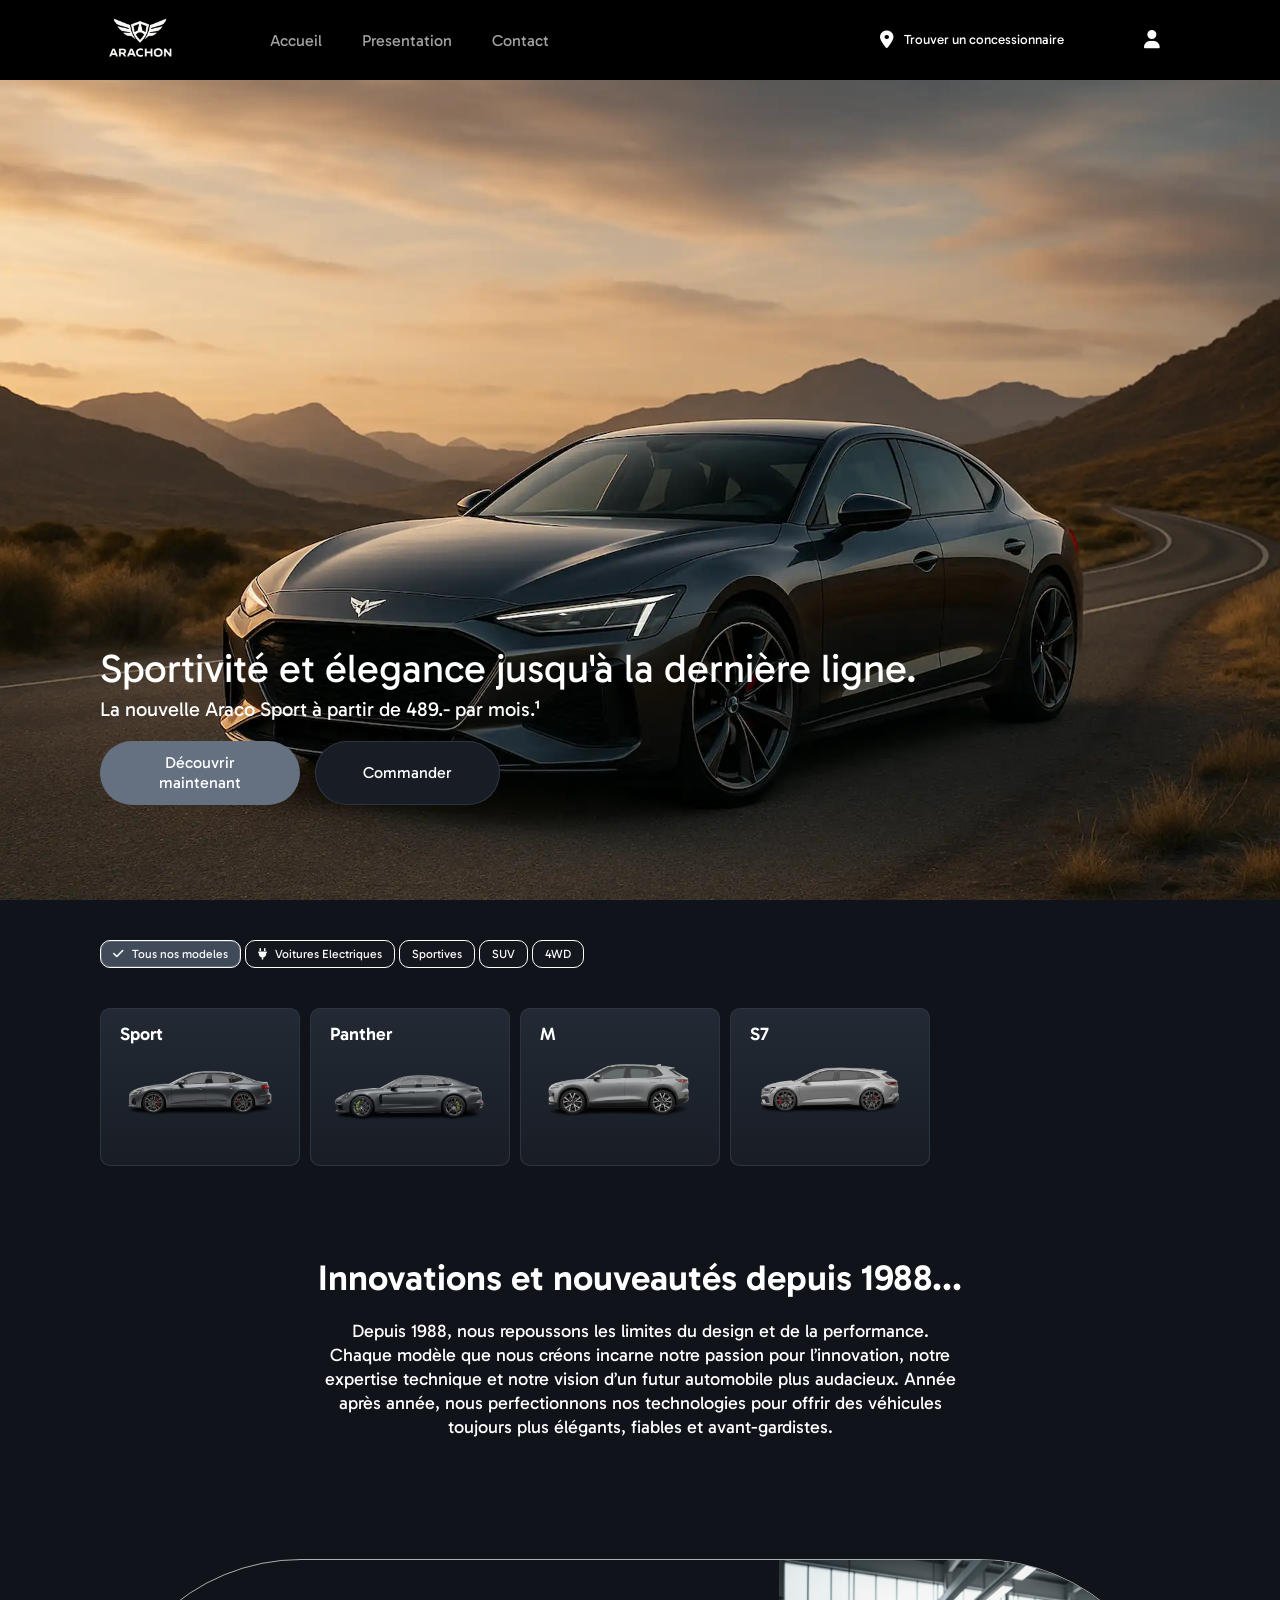
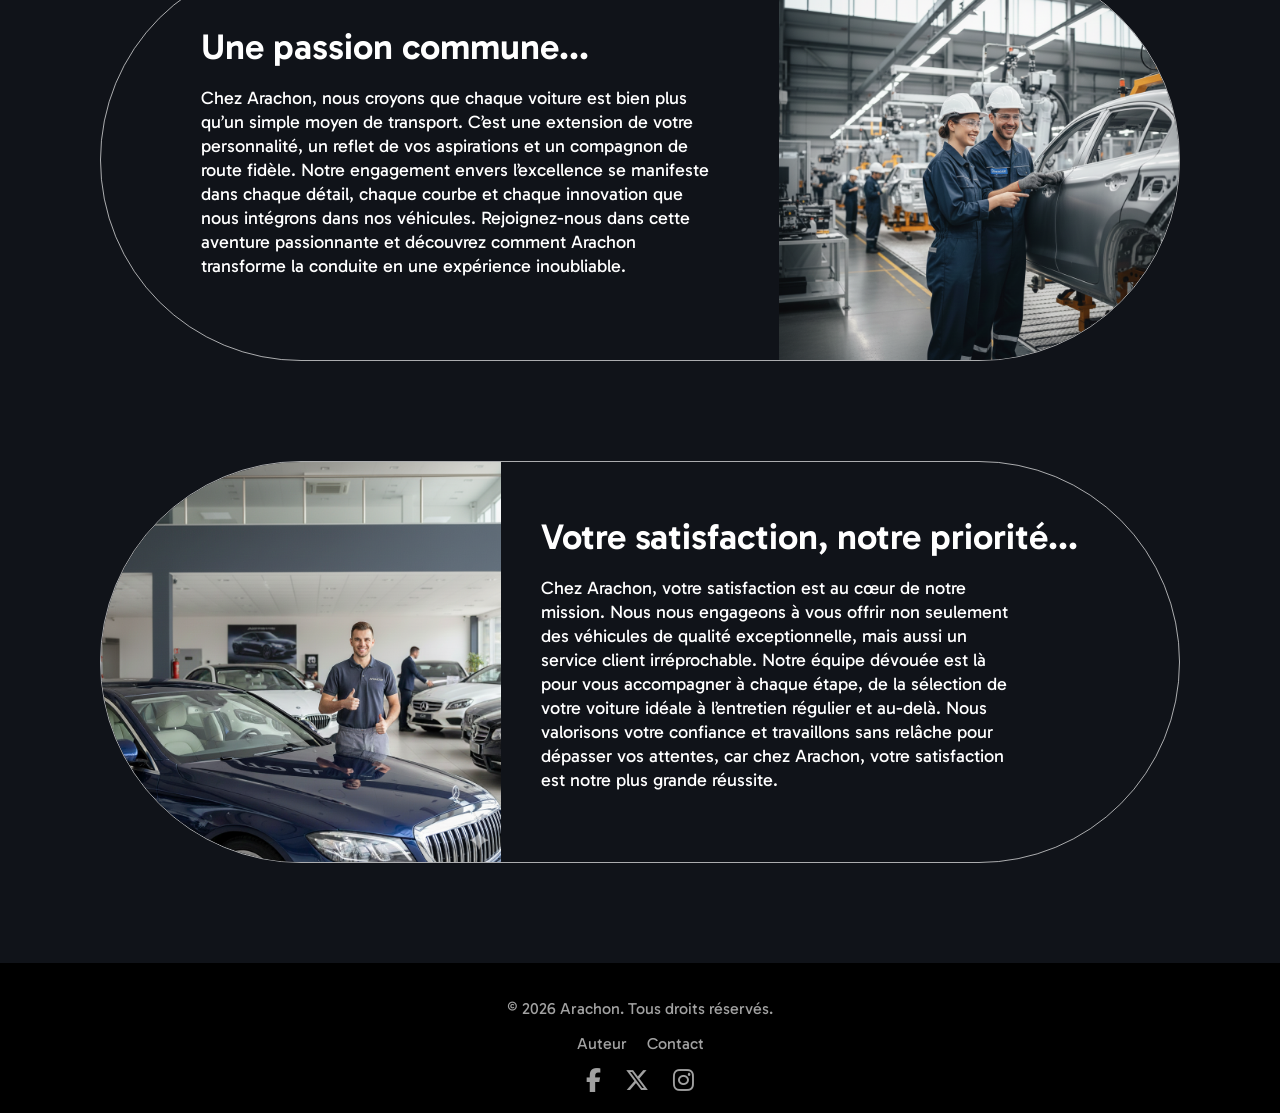
<file: index.html>
<!DOCTYPE html>
<html lang="fr">
	<head>
		<meta charset="UTF-8" />
		<meta name="viewport" content="width=device-width, initial-scale=1.0" />
		<link rel="stylesheet" href="medias/css/index.css" />
		<link rel="stylesheet" href="medias/css/main_params.css" />
		<link rel="preconnect" href="https://fonts.googleapis.com" />
		<link rel="preconnect" href="https://fonts.gstatic.com" crossorigin />
		<link
			href="https://fonts.googleapis.com/css2?family=Gabarito:wght@400;500;600;700&family=Gabarito+SemiCondensed:wght@400;500;600;700&family=Gabarito+Condensed:wght@400;500;600;700&display=swap"
			rel="stylesheet"
			media="print"
			onload="this.media='all'"
		/>
		<link
			rel="stylesheet"
			href="https://cdnjs.cloudflare.com/ajax/libs/font-awesome/6.5.2/css/all.min.css"
			crossorigin="anonymous"
			referrerpolicy="no-referrer"
		/>
		<title>Arachon</title>
		<link
			rel="icon"
			href="medias/images/favicon-32x32.png"
			type="image/x-icon"
		/>
	</head>
	<body>
		<header>
			<nav>
				<img src="medias/images/logotrans.webp" alt="logo" class="logo" />
				<button
					class="hamburger"
					aria-label="Ouvrir le menu"
					aria-expanded="false"
				>
					<i class="fa-solid fa-bars"></i>
				</button>
				<div class="mobile_panel">
					<div class="menu_choices">
						<ul>
							<li><a href="./index.html">Accueil</a></li>
							<li><a href="./presentation.html">Presentation</a></li>
							<li><a href="./contact.html">Contact</a></li>
						</ul>
					</div>
					<div class="other_buttons">
						<button class="loc">
							<i class="fa-solid fa-location-dot"></i
							><span>Trouver un concessionnaire</span>
						</button>
						<button class="signup"><i class="fa-solid fa-user"></i></button>
					</div>
				</div>
			</nav>
		</header>
		<main>
			<div class="banner">
				<div class="desc_car">
					<h1>Sportivité et élegance jusqu'à la dernière ligne.</h1>
					<h2>La nouvelle Araco Sport à partir de 489.- par mois.¹</h2>
					<div class="buttons">
						<button class="discover">Découvrir maintenant</button>
						<button class="order">Commander</button>
					</div>
				</div>
			</div>
			<div class="models">
				<button data-filter="all">Tous nos modeles</button>
				<button data-filter="electric">
					<i class="fa-solid fa-plug"></i>Voitures Electriques
				</button>
				<button data-filter="sport">Sportives</button>
				<button data-filter="suv">SUV</button>
				<button data-filter="4wd">4WD</button>
			</div>
			<div class="card_models">
				<!-- Sur JS -->
			</div>
			<div class="story">
				<h2>Innovations et nouveautés depuis 1988...</h2>
				<p>
					Depuis 1988, nous repoussons les limites du design et de la
					performance. Chaque modèle que nous créons incarne notre passion pour
					l’innovation, notre expertise technique et notre vision d’un futur
					automobile plus audacieux. Année après année, nous perfectionnons nos
					technologies pour offrir des véhicules toujours plus élégants, fiables
					et avant-gardistes.
				</p>
			</div>
			<div class="first_section">
				<div class="first_text">
					<h2>Une passion commune...</h2>
					<p>
						Chez Arachon, nous croyons que chaque voiture est bien plus qu’un
						simple moyen de transport. C’est une extension de votre
						personnalité, un reflet de vos aspirations et un compagnon de route
						fidèle. Notre engagement envers l’excellence se manifeste dans
						chaque détail, chaque courbe et chaque innovation que nous intégrons
						dans nos véhicules. Rejoignez-nous dans cette aventure passionnante
						et découvrez comment Arachon transforme la conduite en une
						expérience inoubliable.
					</p>
				</div>
				<img
					src="./medias/images/work_attendance.webp"
					alt="two people looking at a car"
				/>
			</div>
			<div class="second_section">
				<img src="./medias/images/satisfaction.webp" alt="car garage" />
				<div class="second_text">
					<h2>Votre satisfaction, notre priorité...</h2>
					<p>
						Chez Arachon, votre satisfaction est au cœur de notre mission. Nous
						nous engageons à vous offrir non seulement des véhicules de qualité
						exceptionnelle, mais aussi un service client irréprochable. Notre
						équipe dévouée est là pour vous accompagner à chaque étape, de la
						sélection de votre voiture idéale à l’entretien régulier et au-delà.
						Nous valorisons votre confiance et travaillons sans relâche pour
						dépasser vos attentes, car chez Arachon, votre satisfaction est
						notre plus grande réussite.
					</p>
				</div>
			</div>
		</main>
		<footer>
			<p>© 2026 Arachon. Tous droits réservés.</p>
			<div class="links">
				<a href="./auteur.html">Auteur</a>
				<a href="./contact.html">Contact</a>
			</div>
			<i class="fa-brands fa-facebook-f"></i>
			<i class="fa-brands fa-x-twitter"></i>
			<i class="fa-brands fa-instagram"></i>
		</footer>
		<script src="./scripts/index.js"></script>
	</body>
</html>
</file>
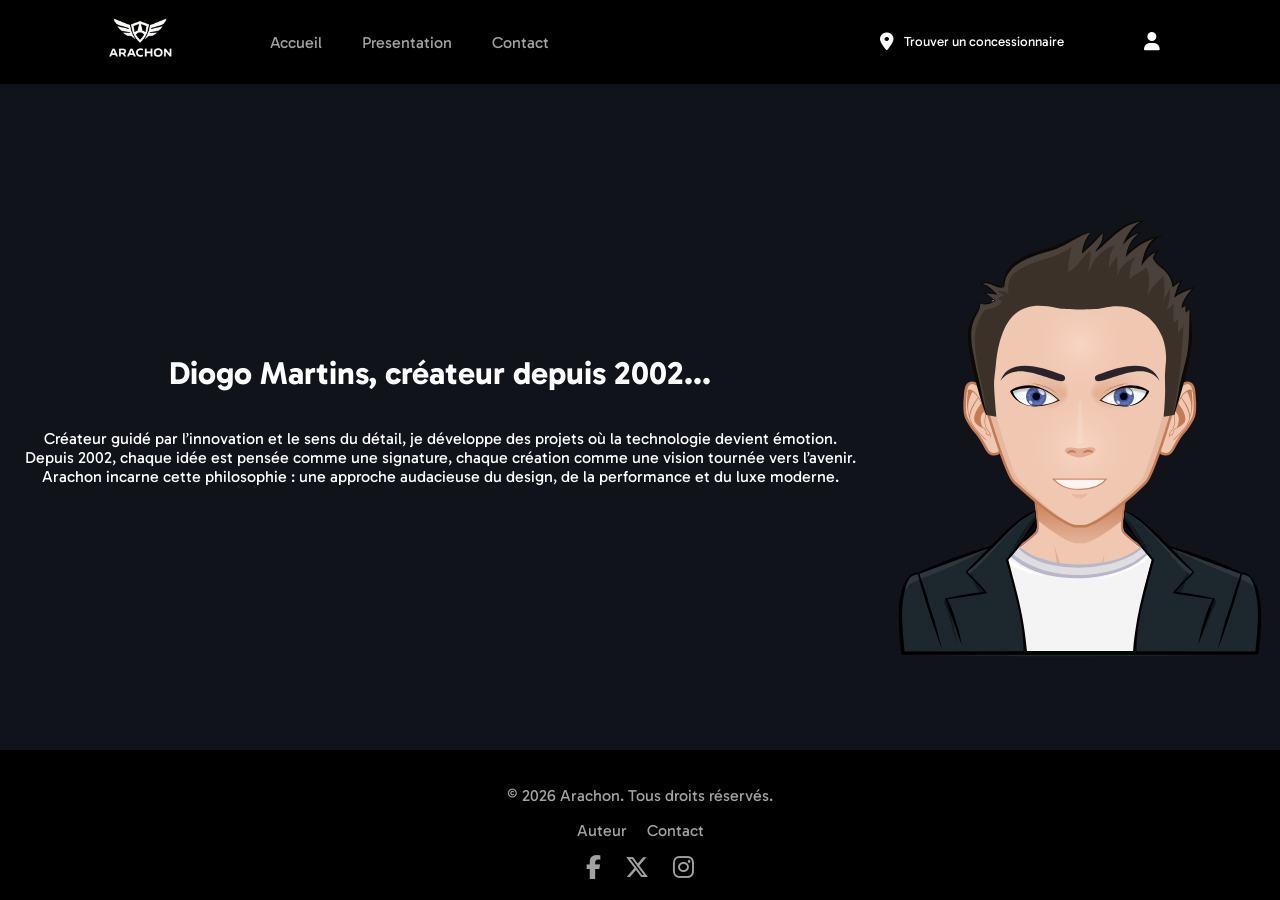
<file: auteur.html>
<!DOCTYPE html>
<html lang="fr">
	<head>
		<meta charset="UTF-8" />
		<meta name="viewport" content="width=device-width, initial-scale=1.0" />
		<link rel="stylesheet" href="medias/css/auteur.css" />
		<link rel="stylesheet" href="medias/css/main_params.css" />
		<link rel="preconnect" href="https://fonts.googleapis.com" />
		<link rel="preconnect" href="https://fonts.gstatic.com" crossorigin />
		<link
			href="https://fonts.googleapis.com/css2?family=Gabarito:wght@400;500;600;700&family=Gabarito+SemiCondensed:wght@400;500;600;700&family=Gabarito+Condensed:wght@400;500;600;700&display=swap"
			rel="stylesheet"
			media="print"
			onload="this.media='all'"
		/>
		<link
			rel="stylesheet"
			href="https://cdnjs.cloudflare.com/ajax/libs/font-awesome/6.5.2/css/all.min.css"
			crossorigin="anonymous"
			referrerpolicy="no-referrer"
		/>
		<title>Arachon</title>
		<link
			rel="icon"
			href="medias/images/favicon-32x32.png"
			type="image/x-icon"
		/>
	</head>
	<body>
		<header>
			<nav>
				<a href="./index.html"
					><img src="medias/images/logotrans.webp" alt="logo" class="logo"
				/></a>
				<button
					class="hamburger"
					aria-label="Ouvrir le menu"
					aria-expanded="false"
				>
					<i class="fa-solid fa-bars"></i>
				</button>
				<div class="mobile_panel">
					<div class="menu_choices">
						<ul>
							<li><a href="./index.html">Accueil</a></li>
							<li><a href="./presentation.html">Presentation</a></li>
							<li><a href="./contact.html">Contact</a></li>
						</ul>
					</div>
					<div class="other_buttons">
						<button class="loc">
							<i class="fa-solid fa-location-dot"></i
							><span>Trouver un concessionnaire</span>
						</button>
						<button class="signup"><i class="fa-solid fa-user"></i></button>
					</div>
				</div>
			</nav>
		</header>
		<main>
			<div class="presentation">
				<h1>Diogo Martins, créateur depuis 2002...</h1>
				<p>
					Créateur guidé par l’innovation et le sens du détail, je développe des
					projets où la technologie devient émotion. Depuis 2002, chaque idée
					est pensée comme une signature, chaque création comme une vision
					tournée vers l’avenir. Arachon incarne cette philosophie : une
					approche audacieuse du design, de la performance et du luxe moderne.
				</p>
			</div>
			<img src="./medias/images/xavatario.svg" alt="avatar" />
		</main>
		<footer>
			<p>© 2026 Arachon. Tous droits réservés.</p>
			<div class="links">
				<a href="./auteur.html">Auteur</a>
				<a href="./contact.html">Contact</a>
			</div>
			<i class="fa-brands fa-facebook-f"></i>
			<i class="fa-brands fa-x-twitter"></i>
			<i class="fa-brands fa-instagram"></i>
		</footer>
		<script src="./scripts/hamburger.js"></script>
	</body>
</html>
</file>
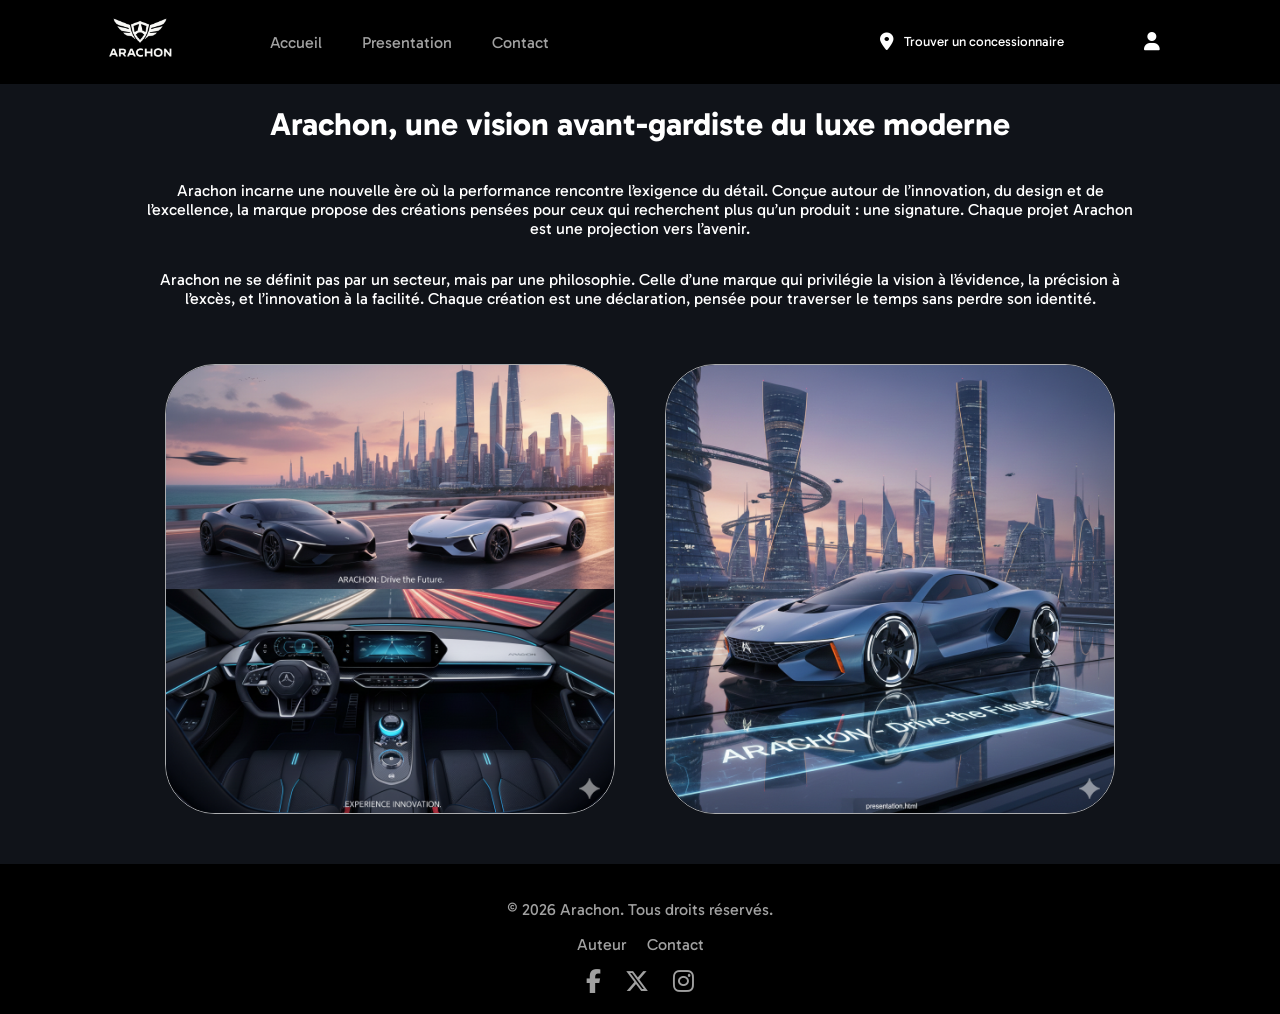
<file: presentation.html>
<!DOCTYPE html>
<html lang="fr">
	<head>
		<meta charset="UTF-8" />
		<meta name="viewport" content="width=device-width, initial-scale=1.0" />
		<link rel="stylesheet" href="medias/css/presentation.css" />
		<link rel="stylesheet" href="medias/css/main_params.css" />
		<link rel="preconnect" href="https://fonts.googleapis.com" />
		<link rel="preconnect" href="https://fonts.gstatic.com" crossorigin />
		<link
			href="https://fonts.googleapis.com/css2?family=Gabarito:wght@400;500;600;700&family=Gabarito+SemiCondensed:wght@400;500;600;700&family=Gabarito+Condensed:wght@400;500;600;700&display=swap"
			rel="stylesheet"
			media="print"
			onload="this.media='all'"
		/>
		<link
			rel="stylesheet"
			href="https://cdnjs.cloudflare.com/ajax/libs/font-awesome/6.5.2/css/all.min.css"
			crossorigin="anonymous"
			referrerpolicy="no-referrer"
		/>
		<title>Arachon</title>
		<link
			rel="icon"
			href="medias/images/favicon-32x32.png"
			type="image/x-icon"
		/>
	</head>
	<body>
		<header>
			<nav>
				<a href="./index.html"
					><img src="medias/images/logotrans.webp" alt="logo" class="logo"
				/></a>
				<button
					class="hamburger"
					aria-label="Ouvrir le menu"
					aria-expanded="false"
				>
					<i class="fa-solid fa-bars"></i>
				</button>
				<div class="mobile_panel">
					<div class="menu_choices">
						<ul>
							<li><a href="./index.html">Accueil</a></li>
							<li><a href="./presentation.html">Presentation</a></li>
							<li><a href="./contact.html">Contact</a></li>
						</ul>
					</div>
					<div class="other_buttons">
						<button class="loc">
							<i class="fa-solid fa-location-dot"></i
							><span>Trouver un concessionnaire</span>
						</button>
						<button class="signup"><i class="fa-solid fa-user"></i></button>
					</div>
				</div>
			</nav>
		</header>
		<main>
			<div class="text">
				<h1>Arachon, une vision avant-gardiste du luxe moderne</h1>
				<p>
					Arachon incarne une nouvelle ère où la performance rencontre
					l’exigence du détail. Conçue autour de l’innovation, du design et de
					l’excellence, la marque propose des créations pensées pour ceux qui
					recherchent plus qu’un produit : une signature. Chaque projet Arachon
					est une projection vers l’avenir.
				</p>
				<p>
					Arachon ne se définit pas par un secteur, mais par une philosophie.
					Celle d’une marque qui privilégie la vision à l’évidence, la précision
					à l’excès, et l’innovation à la facilité. Chaque création est une
					déclaration, pensée pour traverser le temps sans perdre son identité.
				</p>
			</div>
			<div class="images">
				<img
					src="./medias/images/presentation.webp"
					alt="image de présentation"
				/>
				<img
					src="./medias/images/presentation2.webp"
					alt="image de présentation 2"
				/>
			</div>
		</main>
		<script src="./scripts/hamburger.js"></script>
		<footer>
			<p>© 2026 Arachon. Tous droits réservés.</p>
			<div class="links">
				<a href="./auteur.html">Auteur</a>
				<a href="./contact.html">Contact</a>
			</div>
			<i class="fa-brands fa-facebook-f"></i>
			<i class="fa-brands fa-x-twitter"></i>
			<i class="fa-brands fa-instagram"></i>
		</footer>
		<script src="./scripts/hamburger.js"></script>
	</body>
</html>
</file>
<file: medias/css/index.css>
.banner {
	background-image: url("../images/banner.webp");
	background-size: cover;
	background-position: center 80%;
	background-repeat: no-repeat;
	position: relative;
	aspect-ratio: 16 / 9;
	width: 100%;
	max-width: 100vw;
	height: calc(100svh - 80px);
}

.square {
	text-align: center;
	border: 2px solid white;
	background-color: rgba(128, 128, 128, 0.527);
	border-radius: 10px;
	width: 300px;
	margin: 0 auto;
	margin-top: 50px;
}

.square h2 {
	margin: 10px;
}

.discover {
	border: 0px;
	border-radius: 999px;
	width: 200px;
	font-size: 16px;
	line-height: 20px;
	background: rgb(101, 112, 129);
	color: white;
	padding: 12px 24px;
	font-family: Gabarito;
	text-align: center;
	font-weight: 400;
	box-shadow: rgba(101, 112, 129, 0) 0px 0px 0px 1px inset;
	border: 0px;
	box-sizing: border-box;
	letter-spacing: 0px;
	transition-property: color, background, box-shadow;
	transition-timing-function: cubic-bezier(0.75, 0.02, 0.5, 1);
	transition-duration: 250ms;
	cursor: pointer;
}

.discover:hover {
	background-color: rgb(44, 52, 63);
	box-shadow: rgba(219, 223, 230, 0.2) 0px 0px 0px 1px inset;
}

.desc_car {
	display: flex;
	flex-direction: column;
	padding-left: 100px;
	position: absolute;
	bottom: 95px;
}

.desc_car h1 {
	margin: 0;
	font-size: 40px;
	font-weight: 100;
	letter-spacing: 0px;
}

.desc_car h2 {
	margin: 5px 0 0 0;
	font-size: 20px;
	font-weight: 400;
	letter-spacing: 0px;
}

.order {
	border: 0px;
	transition-timing-function: cubic-bezier(0.75, 0.02, 0.5, 1);
	transition-duration: 250ms;
	border-radius: 999px;
	cursor: pointer;
	box-sizing: border-box;
	text-align: center;
	font-family: Gabarito;
	letter-spacing: 0px;
	font-weight: 400;
	font-size: 16px;
	line-height: 20px;
	font-stretch: 105%;
	padding: 12px 24px;
	width: 185px;
	background-color: rgb(24, 29, 37);
	color: rgb(252, 252, 253);
	box-shadow: rgb(44, 52, 63) 0px 0px 0px 1px inset;
	transition-property: color, box-shadow, background-color;
}

.order:hover {
	background-color: rgb(44, 52, 63);
	color: rgb(252, 252, 253);
	box-shadow: rgba(219, 223, 230, 0.2) 0px 0px 0px 1px inset;
}

.buttons {
	display: flex;
	flex-direction: row;
	flex-wrap: wrap;
	gap: 15px;
	margin-top: 20px;
}

.models {
	margin-top: 40px;
	margin-left: 100px;
	display: flex;
	justify-content: flex-start;
	align-items: center;
	gap: 4px;
}

.models button {
	cursor: pointer;
	border: 1px solid white;
	color: rgb(252, 252, 253);
	background-color: rgba(24, 29, 37, 0.5);
	border-radius: 10px;
	box-sizing: border-box;
	line-height: 16px;
	min-height: 28px;
	padding: 4px 12px;
	font-size: 12px;
	font-weight: 400;
	letter-spacing: 0px;
	font-family: Gabarito;
	display: flex;
	gap: 8px;
	justify-content: center;
	align-items: center;
}

.models button:hover {
	box-shadow: rgba(219, 223, 230, 0.2) 0px 0px 0px 1px inset;
	background-color: rgb(44, 52, 63);
}

.models button.active {
	background-color: rgb(64, 74, 89);
	box-shadow: rgba(219, 223, 230, 0.2) 0px 0px 0px 1px inset;
}

.card {
	--gradient-start: hsla(216, 20%, 17%, 1);
	--gradient-end: hsla(216, 21%, 12%, 1);
	margin-top: 40px;
	position: relative;
	display: flex;
	flex-direction: column;
	border-radius: 10px;
	width: 200px;
	padding: 15px 20px;
	gap: 10px;
	background: linear-gradient(
		180deg,
		var(--gradient-start) 0%,
		var(--gradient-end) 100%
	);
	box-shadow: rgb(44, 52, 63) 0px 0px 0px 1px inset;
	border: none;
}

.card img {
	width: 120%;
	height: auto;
	object-fit: cover;
	display: block;
	margin-left: -10%;
}

.card:first-child {
	margin-left: 100px;
}

.card:nth-child(4) img {
	margin-top: -8%;
}

.model-name {
	font-size: 18px;
	font-weight: 600;
	position: absolute;
	margin: 0;
}

.card_models {
	display: flex;
	flex-wrap: wrap;
	gap: 10px;
}

.story {
	display: flex;
	flex-direction: column;
	align-items: center;
	margin-top: 50px;
}

.story h2 {
	font-size: 36px;
	font-weight: 600;
	letter-spacing: 0px;
	margin: 40px 0 0 0;
}

.story p {
	width: 50%;
	text-align: center;
	font-size: 18px;
	line-height: 24px;
	font-weight: 400;
	margin: 20px 0;
}

.first_section {
	margin: 100px auto;
	display: flex;
	flex-direction: row;
	justify-content: space-between;
	align-items: center;
	border: 1px solid rgba(255, 255, 255, 0.652);
	gap: 40px;
	border-radius: 999px;
	width: calc(100% - 200px);
	max-width: 1900px;
}

.first_text {
	display: flex;
	flex-direction: column;
	flex: 1;
	justify-content: center;
	padding: 40px 20px 40px 100px;
}

.first_text h2,
.second_section h2 {
	font-size: 36px;
	font-weight: 600;
	letter-spacing: 0px;
	margin: 0;
}

.first_text p,
.second_section p {
	font-size: 18px;
	line-height: 24px;
	font-weight: 400;
	letter-spacing: 0px;
}

.second_section p {
	margin-right: 10rem;
}

.first_section img {
	width: 25rem;
	height: auto;
	border-bottom-right-radius: 999px;
	border-top-right-radius: 999px;
}

.second_section {
	margin: 100px auto;
	display: flex;
	justify-content: space-between;
	align-items: center;
	border: 1px solid rgba(255, 255, 255, 0.652);
	gap: 40px;
	border-radius: 999px;
	width: calc(100% - 200px);
	max-width: 1900px;
}

.second_section img {
	width: 25rem;
	height: auto;
	border-bottom-left-radius: 999px;
	border-top-left-radius: 999px;
}

/* Responsive Mobile */
@media (max-width: 768px) {
	.banner {
		height: 70svh;
	}

	.desc_car {
		left: 50%;
		transform: translateX(-50%);
		/* bottom: 24px; */
		padding: 0 16px;
		width: 100%;
		text-align: center;
		display: flex;
		flex-direction: column;
		align-items: center;
	}

	.desc_car h1 {
		font-size: 26px;
		line-height: 1.15;
	}

	.desc_car h3 {
		font-size: 16px;
	}

	.buttons {
		display: flex;
		flex-direction: column;
		align-items: center;
		gap: 12px;
		width: 100%;
	}

	.discover,
	.order {
		width: 100%;
		max-width: 320px;
		text-align: center;
	}

	.models {
		margin-left: 16px;
		margin-right: 16px;
		overflow-x: auto;
		-webkit-overflow-scrolling: touch;
		padding-bottom: 8px;
	}

	.models button {
		white-space: nowrap;
		flex: 0 0 auto;
	}

	.card:first-child {
		margin-left: 0;
	}

	.card_models {
		display: grid;
		grid-template-columns: repeat(2, 1fr);
		gap: 12px;
		padding: 0 16px;
		justify-items: center;
	}

	.story h2 {
		text-align: center;
		margin: 0 10px;
	}

	.story p {
		width: min(92vw, 600px);
	}

	.first_section,
	.second_section {
		flex-direction: column;
		width: calc(100% - 32px);
		border-radius: 24px;
		gap: 20px;
	}

	.first_text {
		padding: 24px 16px;
	}

	.second_text {
		padding: 24px 16px;
	}

	.second_section p {
		margin-right: 0;
	}

	.first_section img,
	.second_section img {
		width: 100%;
		max-width: 520px;
		border-radius: 24px;
	}

	.desc_car h1,
	.desc_car h3 {
		max-width: 90%;
	}

	.card {
		width: 100%;
		max-width: 100%;
	}

	.card img {
		max-height: 120px;
		object-fit: contain;
	}
}
</file>
<file: medias/css/main_params.css>
*,
*::before,
*::after {
	box-sizing: border-box;
}

/* ---MAIN CONTENT--- */

html {
	max-width: 1920px;
	margin: auto;
	min-height: 100svh;
}

body {
	margin: 0;
	padding: 0;
	background-color: #101319;
	color: white;
	font-family: Gabarito;
	min-height: 100svh;
	display: flex;
	flex-direction: column;
}

/* ---HEADER--- */

nav img {
	width: 80px;
	border-radius: 50%;
	margin-left: 100px;
}

nav {
	display: flex;
	flex-wrap: nowrap;
	gap: 50px;
	align-items: center;
	font-size: 16px;
	color: rgba(255, 255, 255, 0.63);
	background-color: #000000;
	position: relative;
}

.menu_choices ul {
	display: flex;
	gap: 40px;
	list-style: none;
	margin-right: 20px;
}

.menu_choices ul li a {
	text-decoration: none;
	color: rgba(255, 255, 255, 0.63);
}

.menu_choices ul li a:hover {
	color: white;
	cursor: pointer;
}

.other_buttons {
	margin-left: auto;
	margin-right: 100px;
	display: flex;
	gap: 20px;
}

.loc {
	border: 0px;
	border-radius: 999px;
	background-color: transparent;
	color: white;
	padding: 20px 40px;
	font-family: Gabarito;
	cursor: pointer;
	transition-property: background-color, color, box-shadow;
	transition-duration: 250ms;
	transition-timing-function: cubic-bezier(0.75, 0.02, 0.5, 1);
	display: flex;
	gap: 10px;
}

.signup {
	border: 0px;
	border-radius: 999px;
	background-color: transparent;
	color: white;
	padding: 20px 20px;
	font-size: 18px;
	font-family: Gabarito;
	cursor: pointer;
	transition-property: background-color, color, box-shadow;
	transition-duration: 250ms;
	transition-timing-function: cubic-bezier(0.75, 0.02, 0.5, 1);
	display: flex;
	gap: 10px;
}

.signup:hover {
	background-color: rgb(44, 52, 63);
	color: rgb(252, 252, 253);
	box-shadow: rgba(219, 223, 230, 0.2) 0px 0px 0px 1px inset;
}

.loc i {
	font-size: 18px;
}

.loc:hover {
	background-color: rgb(44, 52, 63);
	color: rgb(252, 252, 253);
	box-shadow: rgba(219, 223, 230, 0.2) 0px 0px 0px 1px inset;
}

/* ---FOOTER--- */

footer {
	background-color: #000000;
	color: rgba(255, 255, 255, 0.63);
	text-align: center;
	padding: 20px;
}

.links {
	margin-bottom: 15px;
	display: flex;
	justify-content: center;
	gap: 20px;
}

.links a {
	text-decoration: none;
	color: rgba(255, 255, 255, 0.63);
}

.links a:hover {
	color: rgb(252, 252, 253);
}

footer i {
	font-size: 24px;
	margin: 0 10px;
	cursor: pointer;
}

footer i:hover {
	color: rgb(252, 252, 253);
}

/* --- HAMBURGER (desktop caché) --- */
.hamburger {
	display: none;
	position: absolute;
	right: 24px;
	top: 14px;
	transform: none;
	border: 0;
	background: transparent;
	color: white;
	font-size: 26px;
	padding: 14px;
	cursor: pointer;
	border-radius: 999px;
	transition: background-color 250ms cubic-bezier(0.75, 0.02, 0.5, 1);
	z-index: 1002;
}

.hamburger:hover {
	background-color: rgb(44, 52, 63);
}

body.menu-open {
	overflow: hidden;
}

.mobile_panel {
	display: flex;
	align-items: center;
	gap: 50px;
	width: 100%;
}

/* --- MOBILE --- */
@media (max-width: 768px) {
	nav {
		height: 80px;
		position: relative;
	}

	nav img {
		margin-left: 0;
		position: absolute;
		left: 50%;
		top: 50%;
		transform: translate(-50%, -50%);
	}

	.hamburger {
		display: flex;
		align-items: center;
		justify-content: center;

		position: absolute;
		right: 16px;
		top: 50%;
		transform: translateY(-50%);
		z-index: 1002;
	}

	.mobile_panel {
		display: none;
	}

	nav.open .mobile_panel {
		display: block;
		position: fixed;
		top: 80px;
		left: 0;
		right: 0;
		max-height: 65svh;
		overflow-y: auto;
		background: #000;
		padding: 24px 16px;
		z-index: 1001;

		border-radius: 0 0 24px 24px;
		box-shadow: 0 20px 40px rgba(0, 0, 0, 0.6);
	}

	nav.open .mobile_panel .menu_choices ul {
		display: flex;
		flex-direction: column;
		gap: 14px;
		margin: 0;
		padding: 0;
	}

	nav.open .mobile_panel .other_buttons {
		margin-top: 24px;
		margin-left: 0;
		margin-right: 0;

		display: flex;
		flex-direction: column;
		gap: 12px;
		align-items: center;
	}

	.loc,
	.signup {
		width: 100%;
		max-width: 320px;
		justify-content: center;
	}
}
</file>
<file: medias/css/auteur.css>
main {
	display: flex;
	min-height: calc(100svh - 234px);
}

h1,
p {
	text-align: center;
}

.presentation {
	margin: 20px;
	display: flex;
	flex-direction: column;
	justify-content: center;
}

@media (max-width: 768px) {
	main {
		display: flex;
		flex-direction: column;
	}

	h1,
	p {
		text-align: center;
	}
}
</file>
<file: medias/css/presentation.css>
main {
	display: flex;
	flex-direction: column;
}

.text {
	display: flex;
	flex-direction: column;
	align-items: center;
	text-align: center;
	margin-bottom: 40px;
	width: 100%;
}

.text p {
	width: 1000px;
}

.images {
	display: flex;
	gap: 50px;
	justify-content: center;
	margin-bottom: 50px;
}

main img {
	width: 450px;
	border-radius: 50px;
	border: 1px solid rgba(255, 255, 255, 0.652);
}

@media (max-width: 768px) {
	.text p {
		width: 90%;
	}

	.images {
		display: flex;
		flex-direction: column;
		align-items: center;
	}

	main img {
		width: 90%;
	}
}
</file>
